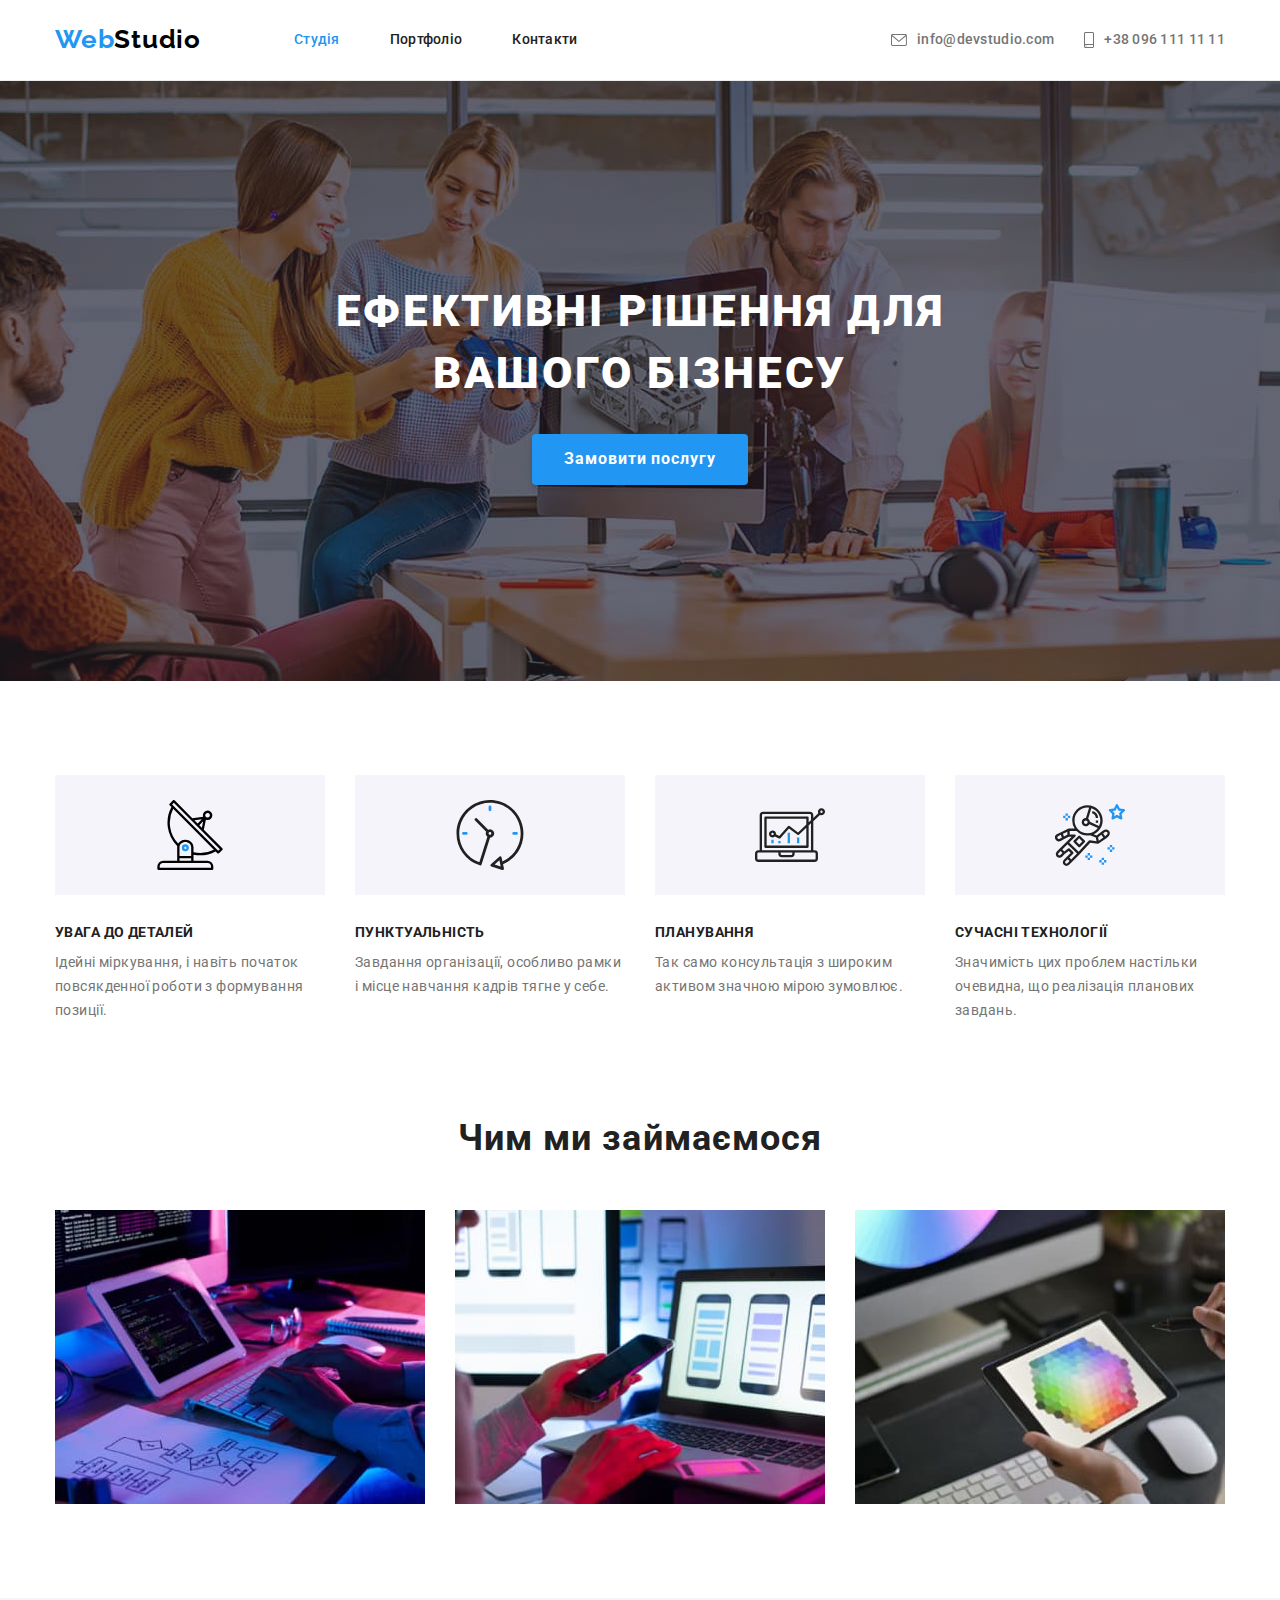
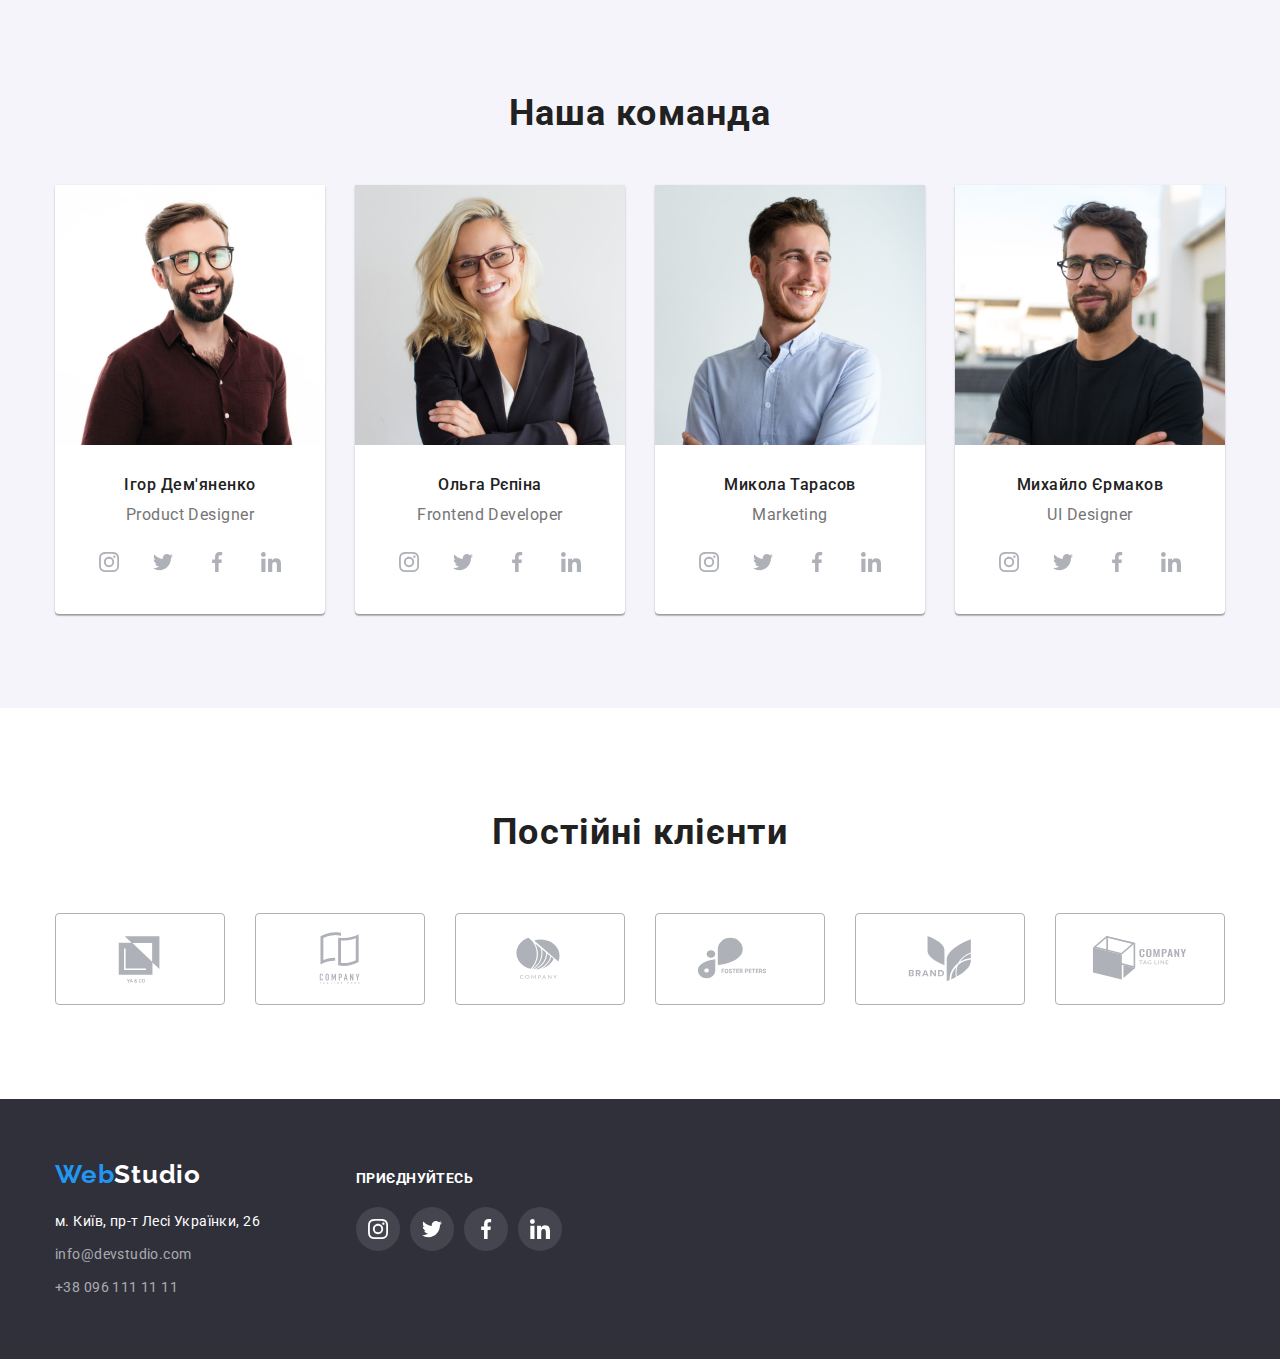
<file: index.html>
<!DOCTYPE html>
<html lang="uk">
  <head>
    <meta charset="UTF-8" />
    <meta http-equiv="X-UA-Compatible" content="IE=edge" />
    <meta name="viewport" content="width=device-width, initial-scale=1.0" />
    <link rel="preconnect" href="https://fonts.googleapis.com" />
    <link rel="preconnect" href="https://fonts.gstatic.com" crossorigin />
    <link
      href="https://fonts.googleapis.com/css2?family=Raleway:wght@700&family=Roboto:wght@400;500;700;900&display=swap"
      rel="stylesheet"
    />
    <link
      rel="stylesheet"
      href="https://cdnjs.cloudflare.com/ajax/libs/modern-normalize/1.1.0/modern-normalize.min.css"
    />
    <link rel="stylesheet" href="./css/style.css" />
    <title>WebStudio</title>
  </head>
  <body>
    <header class="header">
      <div class="container header-container">
        <nav class="header-nav header-container">
          <a href="./index.html" class="logo"
            ><span class="logo-item">Web</span>Studio</a>
          <ul class="header-list header-container">
            <li class="list-item">
              <a href="./index.html" class="link current">Студія</a>
            </li>
            <li class="list-item">
              <a href="./portfolio.html" class="link">Портфоліо</a>
            </li>
            <li class="list-item"><a href="" class="link">Контакти</a></li>
          </ul>
        </nav>
        <!-- contacts -->
        <ul class="contacts-list header-container">
          <li class="list-item"> 
            <a href="mailto:info@devstudio.com" class="link contacts-icon"
              ><svg class="icon" width="16" height="12">
              <use href="./img/icons.svg#icon-envelope"></use>
            </svg>info@devstudio.com</a>
          </li>
          <li class="list-item"> 
            <a href="tel:+380961111111" class="link contacts-icon">
              <svg class="icon" width="10" height="16">
              <use href="./img/icons.svg#icon-smartphone"></use>
            </svg>+38 096 111 11 11</a>
            </div>
          </li>
        </ul>
      </div>
    </header>

    <main class="main">
      <!-- Hero section -->
      <section class="hero-section">
        <div class="container hero-container">
          <h1 class="hero-title">Ефективні рішення для вашого бізнесу</h1>
          <button type="button" class="hero-btn">Замовити послугу</button>
        </div>
      </section>

      <!-- Features section -->
      <section class="section features-section">
        <div class="container features-container">
          <h2 class="visually-hidden">Особливості нашої роботи</h2>
          <ul class="features-list">
            <li class="list-item">
              <div class="features-icon">
                <svg class="icon" width="70" height="70">
              <use href="./img/icons.svg#icon-antenna"></use>
                </svg>
              </div>
              <h3 class="features-title">УВАГА ДО ДЕТАЛЕЙ</h3>
              <p class="features-text">
                Ідейні міркування, і навіть початок повсякденної роботи з
                формування позиції.
              </p>
            </li>
            <li class="list-item">
              <div class="features-icon">
                <svg class="icon" width="70" height="70">
              <use href="./img/icons.svg#icon-clock"></use>
                </svg>
              </div>
              <h3 class="features-title">ПУНКТУАЛЬНІСТЬ</h3>
              <p class="features-text">
                Завдання організації, особливо рамки і місце навчання кадрів
                тягне у себе.
              </p>
            </li>
            <li class="list-item">
              <div class="features-icon">
                <svg class="icon" width="70" height="70">
              <use href="./img/icons.svg#icon-diagram"></use>
                </svg>
              </div>
              <h3 class="features-title">ПЛАНУВАННЯ</h3>
              <p class="features-text">
                Так само консультація з широким активом значною мірою зумовлює.
              </p>
            </li>
            <li class="list-item">
              <div class="features-icon">
                <svg class="icon" width="70" height="70">
              <use href="./img/icons.svg#icon-astronaut"></use>
                </svg>
              </div>
              <h3 class="features-title">СУЧАСНІ ТЕХНОЛОГІЇ</h3>
              <p class="features-text">
                Значимість цих проблем настільки очевидна, що реалізація
                планових завдань.
              </p>
            </li>
          </ul>
        </div>
      </section>

      <!-- box section -->
      <section class="box-section">
        <div class="container box-container">
          <h2 class="box-title">Чим ми займаємося</h2>
          <ul class="box-list">
            <li class="list-item">
              <img
                src="./img/boxhtml.jpg"
                alt="людина тримає руки на клавіатурі"
                width="370"
              />
            </li>
            <li class="list-item">
              <img
                src="./img/box.jpg"
                alt="людина в одній руці тримає телефон, а друга рука на клавіатурі"
                width="370"
              />
            </li>
            <li class="list-item">
              <img
                src="./img/boxcss.jpg"
                alt="людина в руці тримає планшет"
                width="370"
              />
            </li>
          </ul>
        </div>
      </section>

      <!-- Team section -->
      <section class="section team-section">
        <div class="container team-container">
          <h2 class="team-title">Наша команда</h2>
          <ul class="tem-list">
            <li class="list-item team-shadow">
              <img
                src="./img/img-igor.jpg"
                alt="чоловік з бородою в очках"
                width="270"/>
              <div class="team-card">
                <h3 class="name-title">Ігор Дем'яненко</h3>
                <p lang="en" class="team-text">Product Designer</p>
            
                <ul class="social-list">
                  <li class="list-item">
                    <a href="" class="link social-link">
                    <svg class="icon" width="20" height="20">
                          <use href="./img/icons.svg#icon-instagram-team"></use>
                    </svg>
                    </a>
                  </li>
                  <li class="list-item">
                    <a href="" class="link social-link">
                      <svg class="icon" width="20" height="20">
                          <use href="./img/icons.svg#icon-twitter-team"></use>
                    </svg>
                    </a>
                  </li>
                  <li class="list-item">
                    <a href="" class="link social-link">
                      <svg class="icon" width="20" height="20">
                          <use href="./img/icons.svg#icon-facebook-team"></use>
                    </svg>
                    </a>
                  </li>
                  <li class="list-item">
                    <a href="" class="link social-link">
                      <svg class="icon" width="20" height="20">
                          <use href="./img/icons.svg#icon-linkedin-team"></use>
                    </svg>
                    </a>
                  </li>
                </ul>
              </div>
            </li>
            <li class="list-item team-shadow">
              <img
                src="./img/img-olga.jpg"
                alt="дівчина в очках з білим волосям"
                width="270"/>
              <div class="team-card">
                <h3 class="name-title">Ольга Рєпіна</h3>
                <p lang="en" class="team-text">Frontend Developer</p>
                <ul class="social-list">
                  <li class="list-item">
                    <a href="" class="link social-link">
                    <svg class="icon" width="20" height="20">
                          <use href="./img/icons.svg#icon-instagram-team"></use>
                    </svg>
                    </a>
                  </li>
                  <li class="list-item">
                    <a href="" class="link social-link">
                      <svg class="icon" width="20" height="20">
                          <use href="./img/icons.svg#icon-twitter-team"></use>
                    </svg>
                    </a>
                  </li>
                  <li class="list-item">
                    <a href="" class="link social-link">
                      <svg class="icon" width="20" height="20">
                          <use href="./img/icons.svg#icon-facebook-team"></use>
                    </svg>
                    </a>
                  </li>
                  <li class="list-item">
                    <a href="" class="link social-link">
                      <svg class="icon" width="20" height="20">
                          <use href="./img/icons.svg#icon-linkedin-team"></use>
                    </svg>
                    </a>
                  </li>
                </ul>
              </div>
            </li>
            <li class="list-item team-shadow">
              <img
                src="./img/img-mikola.jpg"
                alt="чоловік посміхається"
                width="270"
              />
              <div class="team-card">
                <h3 class="name-title">Микола Тарасов</h3>
                <p lang="en" class="team-text">Marketing</p>
                <ul class="social-list">
                  <li class="list-item">
                    <a href="" class="link social-link">
                    <svg class="icon" width="20" height="20">
                          <use href="./img/icons.svg#icon-instagram-team"></use>
                    </svg>
                    </a>
                  </li>
                  <li class="list-item">
                    <a href="" class="link social-link">
                      <svg class="icon" width="20" height="20">
                          <use href="./img/icons.svg#icon-twitter-team"></use>
                    </svg>
                    </a>
                  </li>
                  <li class="list-item">
                    <a href="" class="link social-link">
                      <svg class="icon" width="20" height="20">
                          <use href="./img/icons.svg#icon-facebook-team"></use>
                    </svg>
                    </a>
                  </li>
                  <li class="list-item">
                    <a href="" class="link social-link">
                      <svg class="icon" width="20" height="20">
                          <use href="./img/icons.svg#icon-linkedin-team"></use>
                    </svg>
                    </a>
                  </li>
                </ul>
              </div>
            </li>
            <li class="list-item team-shadow">
              <img
                src="./img/img-mike.jpg"
                alt="чоловік з бородою в очках"
                width="270"
              />
              <div class="team-card">
                <h3 class="name-title">Михайло Єрмаков</h3>
                <p lang="en" class="team-text">UI Designer</p>
                <ul class="social-list">
                  <li class="list-item">
                    <a href="" class="link social-link">
                    <svg class="icon" width="20" height="20">
                          <use href="./img/icons.svg#icon-instagram-team"></use>
                    </svg>
                    </a>
                  </li>
                  <li class="list-item">
                    <a href="" class="link social-link">
                      <svg class="icon" width="20" height="20">
                          <use href="./img/icons.svg#icon-twitter-team"></use>
                    </svg>
                    </a>
                  </li>
                  <li class="list-item">
                    <a href="" class="link social-link">
                      <svg class="icon" width="20" height="20">
                          <use href="./img/icons.svg#icon-facebook-team"></use>
                      </svg>
                    </a>
                  </li>
                  <li class="list-item">
                    <a href="" class="link social-link">
                      <svg class="icon" width="20" height="20">
                          <use href="./img/icons.svg#icon-linkedin-team"></use>
                    </svg>
                    </a>
                  </li>
                </ul>
              </div>
            </li>
          </ul>
        </div>
      </section>

        <!-- clien-section -->

      <section class="section">
        <div class="container">
          <h2 class="client-title">Постійні клієнти</h2>
        <ul class="client-list">
          <li class="list-item">
            <a href="" class="link client-link">
              <svg class="icon" width="106" height="60">
                   <use href="./img/icons.svg#icon-logo"></use>
              </svg>
            </a>
          </li>
          <li class="list-item">
            <a href="" class="link client-link">
              <svg class="icon" width="106" height="60">
                   <use href="./img/icons.svg#icon-logo-1"></use>
              </svg>
            </a>
          </li>
          <li class="list-item">
            <a href="" class="link client-link">
              <svg class="icon" width="106" height="60">
                   <use href="./img/icons.svg#icon-logo-2"></use>
              </svg>
            </a>
          </li>
          <li class="list-item">
            <a href="" class="link client-link">
              <svg class="icon" width="106" height="60">
                   <use href="./img/icons.svg#icon-logo-3"></use>
              </svg>
            </a>
          </li>
          <li class="list-item">
            <a href="" class="link client-link">
              <svg class="icon" width="106" height="60">
                   <use href="./img/icons.svg#icon-logo-4"></use>
              </svg>
            </a>
          </li>
          <li class="list-item">
            <a href="" class="link client-link">
              <svg class="icon" width="106" height="60">
                   <use href="./img/icons.svg#icon-logo-5"></use>
              </svg>
            </a>
          </li>
       </ul>
        </div>
      </section>

    </main>


    <footer class="footer">
      <div class="container contacts-container">
        <div>
        <a href="./index.html" class="logo"
          ><span class="logo-item">Web</span>Studio</a
        >
        <!-- address -->
        <address class="address-box">
          <ul class="list-address">
            <li class="list-item">
              <a
                href="https://goo.gl/maps/AqPgKA1JQSFDFY3W7"
                target="_blank"
                rel="noreferrer noopener"
                class="link address"
                ><span class="address-text"
                  >м. Київ, пр-т Лесі Українки, 26</span>
              </a>
            </li>
            <li class="list-item">
              <a href="mailto:info@devstudio.com" class="link address"
                >info@devstudio.com</a
              >
            </li>
            <li class="list-item">
              <a href="tel:+380961111111" class="link address"
                >+38 096 111 11 11</a
              >
            </li>
          </ul>
        </address>
      </div>

      <div class="footer-contacts">
        <b class="social-text">приєднуйтесь</b>
        <ul class="contacts-address">
       <li class="list-item">
        <a href="" class="link footer-link">
          <svg class="icon" width="20" height="20">
              <use href="./img/icons.svg#icon-instagram-footer"></use>
          </svg>
        </a>
      </li>
       <li class="list-item">
        <a href="" class="link footer-link">
          <svg class="icon" width="20" height="20">
              <use href="./img/icons.svg#icon-twitter-footer"></use>
          </svg>
        </a>
      </li>
       <li class="list-item">
        <a href="" class="link footer-link">
          <svg class="icon" width="20" height="20">
              <use href="./img/icons.svg#icon-facebook-footer"></use>
          </svg>
        </a>
      </li>
       <li class="list-item">
        <a href="" class="link footer-link">
          <svg class="icon" width="20" height="20">
              <use href="./img/icons.svg#icon-linkedin-footer"></use>
          </svg>
        </a>
      </li>
      </ul>

      </div>
      </div>
    </footer>
  </body>
</html>
</file>
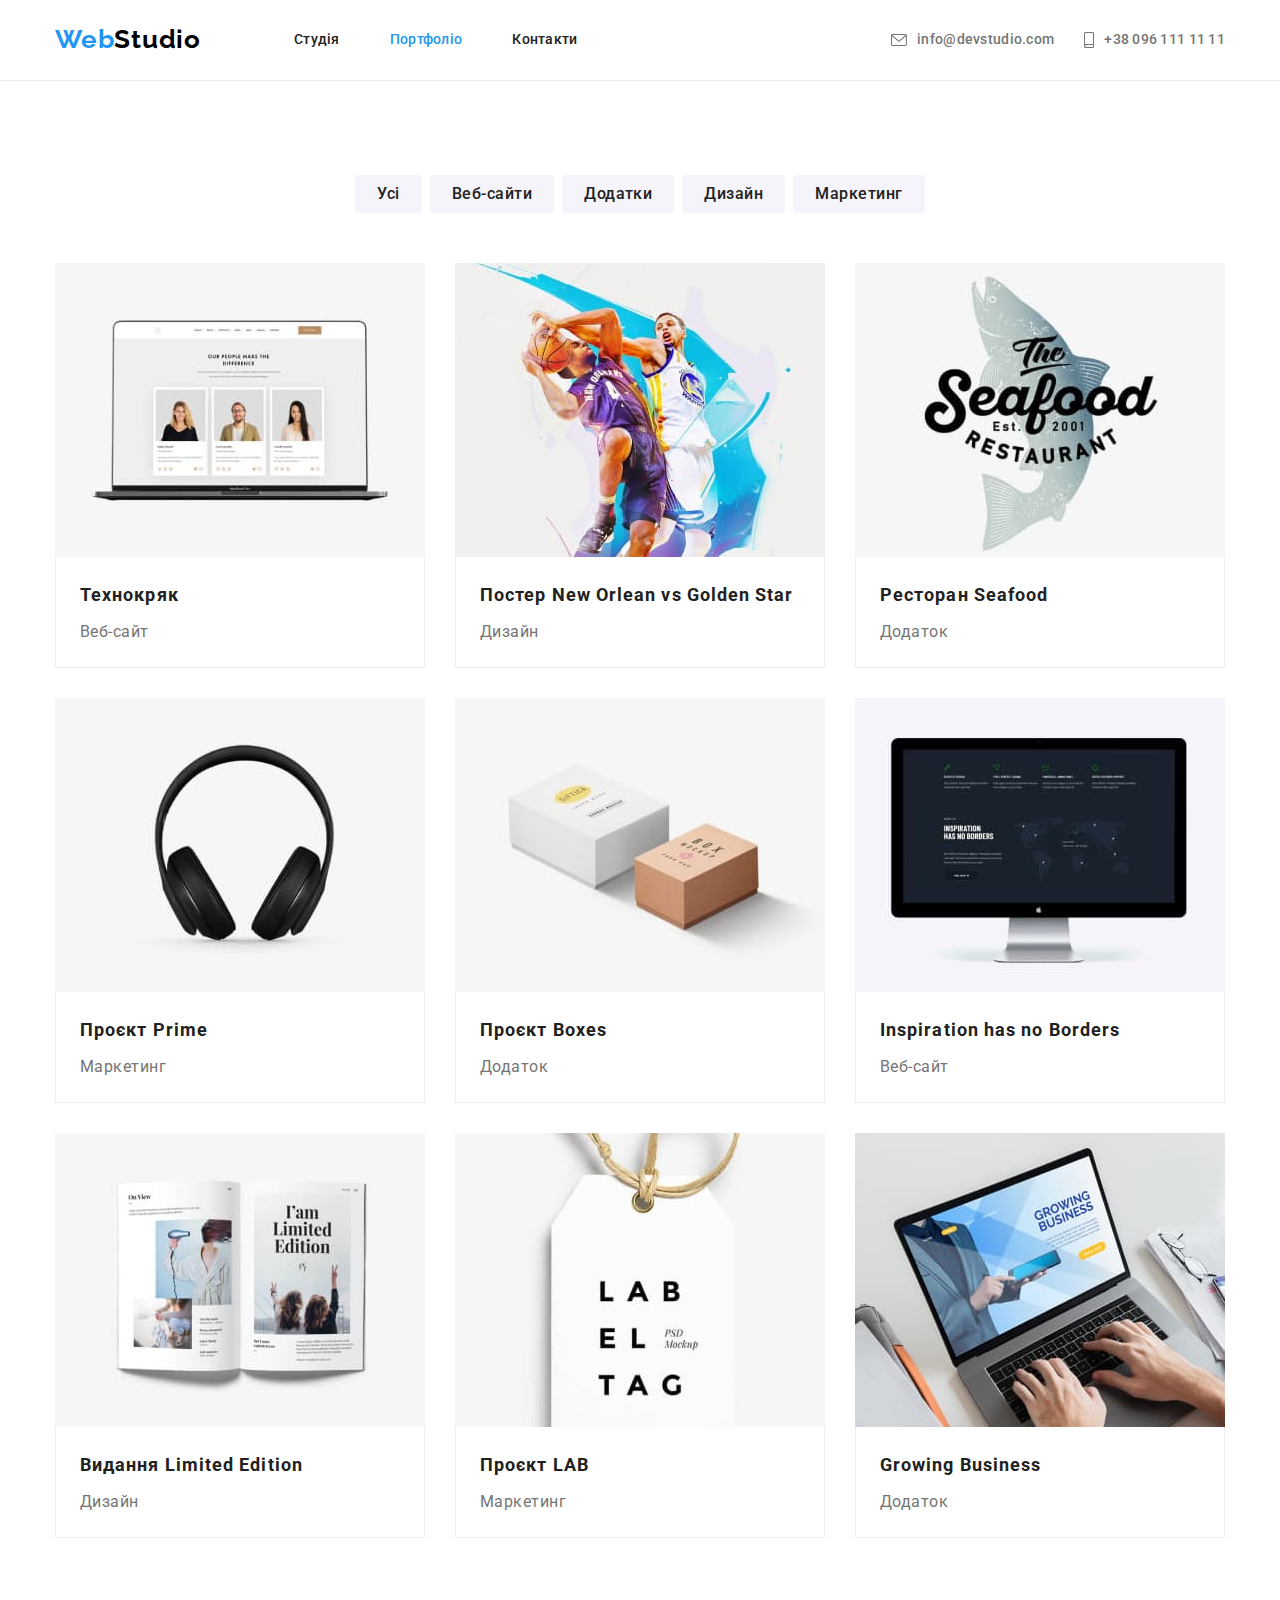
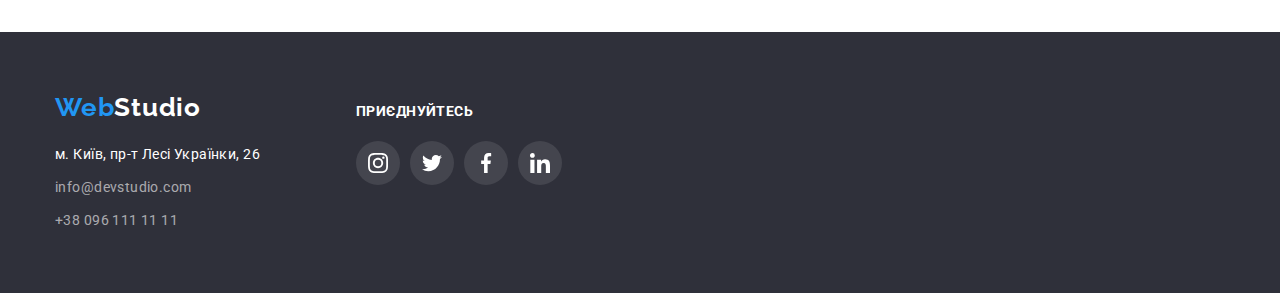
<file: portfolio.html>
<!DOCTYPE html>
<html lang="en">
  <head>
    <meta charset="UTF-8" />
    <meta http-equiv="X-UA-Compatible" content="IE=edge" />
    <meta name="viewport" content="width=device-width, initial-scale=1.0" />
    <link rel="preconnect" href="https://fonts.googleapis.com" />
    <link rel="preconnect" href="https://fonts.gstatic.com" crossorigin />
    <link
      href="https://fonts.googleapis.com/css2?family=Raleway:wght@700&family=Roboto:wght@400;500;700;900&display=swap"
      rel="stylesheet"
    />
    <link
      rel="stylesheet"
      href="https://cdnjs.cloudflare.com/ajax/libs/modern-normalize/1.1.0/modern-normalize.min.css"
    />
    <link rel="stylesheet" href="./css/style.css" />
    <title>Portfolio</title>
  </head>
  <body>
    <header class="header">
      <div class="container header-container">
        <nav class="header-nav header-container">
          <a href="./index.html" class="logo"
            ><span class="logo-item">Web</span>Studio</a>
          <ul class="header-list header-container">
            <li class="list-item">
              <a href="./index.html" class="link">Студія</a>
            </li>
            <li class="list-item">
              <a href="./portfolio.html" class="link current">Портфоліо</a>
            </li>
            <li class="list-item"><a href="" class="link">Контакти</a></li>
          </ul>
        </nav>
        <!-- contacts -->
        <ul class="contacts-list header-container">
          <li class="list-item"> 
            <a href="mailto:info@devstudio.com" class="link contacts-icon"
              ><svg class="icon" width="16" height="12">
              <use href="./img/icons.svg#icon-envelope"></use>
            </svg>info@devstudio.com</a>
          </li>
          <li class="list-item"> 
            <a href="tel:+380961111111" class="link link contacts-icon">
              <svg class="icon" width="10" height="16">
              <use href="./img/icons.svg#icon-smartphone"></use>
            </svg>+38 096 111 11 11</a>
            </div>
          </li>
        </ul>
      </div>
    </header>
    <!-- portfolio section -->
    <main>
      <section class="section portfolio-section">
        <div class="container portfolio-container">
          <h1 class="visually-hidden">Портфоліо</h1>
          <ul class="btn-list">
            <li class="list-item">
              <button type="button" class="portfolio-btn">Усі</button>
            </li>
            <li class="list-item">
              <button type="button" class="portfolio-btn">Веб-сайти</button>
            </li>
            <li class="list-item">
              <button type="button" class="portfolio-btn">Додатки</button>
            </li>
            <li class="list-item">
              <button type="button" class="portfolio-btn">Дизайн</button>
            </li>
            <li class="list-item">
              <button type="button" class="portfolio-btn">Маркетинг</button>
            </li>
          </ul>

          <ul class="portfolio-list">
            <li class="list-item">
              <a href="" class="portfolio link"
                ><img src="./img/img1.jpg" alt="ноутбук" width="370" />
                <div class="portfolio-card">
                  <h2 class="title-item">Технокряк</h2>
                  <p class="portfolio-text">Веб-сайт</p>
                </div>
              </a>
            </li>
            <li class="list-item">
              <a href="" class="portfolio link"
                ><img src="./img/img2.jpg" alt="чоловіки і м'яч" width="370" />
                <div class="portfolio-card">
                  <h2 class="title-item">Постер New Orlean vs Golden Star</h2>
                  <p class="portfolio-text">Дизайн</p>
                </div>
              </a>
            </li>
            <li class="list-item">
              <a href="" class="portfolio link"
                ><img src="./img/img3.jpg" alt="риба" width="370" />
                <div class="portfolio-card">
                  <h2 class="title-item">Ресторан Seafood</h2>
                  <p class="portfolio-text">Додаток</p>
                </div>
              </a>
            </li>
            <li class="list-item">
              <a href="" class="portfolio link"
                ><img src="./img/img4.jpg" alt="наушники" width="370" />
                <div class="portfolio-card">
                  <h2 class="title-item">Проєкт Prime</h2>
                  <p class="portfolio-text">Маркетинг</p>
                </div>
              </a>
            </li>
            <li class="list-item">
              <a href="" class="portfolio link"
                ><img src="./img/img5.jpg" alt="дві коробки" width="370" />
                <div class="portfolio-card">
                  <h2 class="title-item">Проєкт Boxes</h2>
                  <p class="portfolio-text">Додаток</p>
                </div>
              </a>
            </li>
            <li class="list-item">
              <a href="" class="portfolio link"
                ><img src="./img/img6.jpg" alt="монітор" width="370" />
                <div class="portfolio-card">
                  <h2 class="title-item">Inspiration has no Borders</h2>
                  <p class="portfolio-text">Веб-сайт</p>
                </div>
              </a>
            </li>
            <li class="list-item">
              <a href="" class="portfolio link"
                ><img src="./img/img7.jpg" alt="книга" width="370" />
                <div class="portfolio-card">
                  <h2 class="title-item">Видання Limited Edition</h2>
                  <p class="portfolio-text">Дизайн</p>
                </div>
              </a>
            </li>
            <li class="list-item">
              <a href="" class="portfolio link"
                ><img src="./img/img8.jpg" alt="бірка" width="370" />
                <div class="portfolio-card">
                  <h2 class="title-item">Проєкт LAB</h2>
                  <p class="portfolio-text">Маркетинг</p>
                </div>
              </a>
            </li>
            <li class="list-item">
              <a href="" class="portfolio link"
                ><img src="./img/img9.jpg" alt="ноутбук" width="370" />
                <div class="portfolio-card">
                  <h2 class="title-item">Growing Business</h2>
                  <p class="portfolio-text">Додаток</p>
                </div>
              </a>
            </li>
          </ul>
        </div>
      </section>
    </main>

     <footer class="footer">
      <div class="container contacts-container">
        <div>
        <a href="./index.html" class="logo"
          ><span class="logo-item">Web</span>Studio</a
        >
        <!-- address -->
        <address class="address-box">
          <ul class="list-address">
            <li class="list-item">
              <a
                href="https://goo.gl/maps/AqPgKA1JQSFDFY3W7"
                target="_blank"
                rel="noreferrer noopener"
                class="link address"
                ><span class="address-text"
                  >м. Київ, пр-т Лесі Українки, 26</span>
              </a>
            </li>
            <li class="list-item">
              <a href="mailto:info@devstudio.com" class="link address"
                >info@devstudio.com</a
              >
            </li>
            <li class="list-item">
              <a href="tel:+380961111111" class="link address"
                >+38 096 111 11 11</a
              >
            </li>
          </ul>
        </address>
      </div>

      <div class="footer-contacts">
        <b class="social-text">приєднуйтесь</b>
        <ul class="contacts-address">
       <li class="list-item">
        <a href="" class="link footer-link">
          <svg class="icon" width="20" height="20">
              <use href="./img/icons.svg#icon-instagram-footer"></use>
          </svg>
        </a>
      </li>
       <li class="list-item">
        <a href="" class="link footer-link">
          <svg class="icon" width="20" height="20">
              <use href="./img/icons.svg#icon-twitter-footer"></use>
          </svg>
        </a>
      </li>
       <li class="list-item">
        <a href="" class="link footer-link">
          <svg class="icon" width="20" height="20">
              <use href="./img/icons.svg#icon-facebook-footer"></use>
          </svg>
        </a>
      </li>
       <li class="list-item">
        <a href="" class="link footer-link">
          <svg class="icon" width="20" height="20">
              <use href="./img/icons.svg#icon-linkedin-footer"></use>
          </svg>
        </a>
      </li>
      </ul>

      </div>
      </div>
    </footer>
  </body>
</html>
</file>
<file: css/style.css>
:root {
  --primary-text-color: #757575;
  --title-text-color: #212121;
  --first-bg-color: #ffffff;
  --secondary-bg-color: #2f303a;
  --section-bg-colir: #f5f4fa;
  --accent-color: #2196f3;
  --btn-color: #188ce8;
  --primary-black-color: #000000;
  --contact-color: rgba(255, 255, 255, 0.6);
  --border-color: #ECECEC;
  --secondary-br-color: #EEEEEE;
  --hero-bgr-color: #C4C4C4;
  --icon-team-color: #AFB1B8;
  --icom-footer-color: rgba(255, 255, 255, 0.1);
}

body {
  font-family: "Roboto", sans-serif;
  color: var(--primary-text-color);
  background-color: var(--first-bg-color);
}

h1,
h2,
h3,
h4,
h5,
h6,
p,
ul {
  margin: 0;
  padding: 0;
}

.container {
  width: 1200px;
  padding-left: 15px;
  padding-right: 15px;
  margin-right: auto;
  margin-left: auto;
}

/* header */

.header {
  border-bottom: 1px solid var(--border-color);
}

/* logo */

.logo-item {
  color: var(--accent-color);
}

.header-nav .logo {
  display: block;
  padding-top: 24px;
  padding-bottom: 25px;
  margin-right: 93px;
}

.logo {
  font-family: "Raleway";
  text-decoration: none;
  font-weight: 700;
  font-size: 26px;
  line-height: 1.2;
  letter-spacing: 0.03em;
  color: var(--primary-black-color);
}

/* nav */

.header-container {
  display: flex;

}

.header-list .list-item:not(:last-child) {
  margin-right: 50px;
}

.contacts-list .list-item:not(:last-child) {
  margin-right: 30px;
}

.contacts-list {
  margin-left: auto;
}

.header-nav .link {
  display: block;
  padding-top: 32px;
  padding-bottom: 32px;

  font-weight: 500;
  font-size: 14px;
  line-height: 1.14;
  letter-spacing: 0.02em;
  color: var(--title-text-color);

}

.link.current {
  color: var(--accent-color);
}

/* .contacts */
.contacts-list .link {
  display: flex;
  padding-top: 32px;
  padding-bottom: 32px;
  align-items: center;

  font-weight: 500;
  font-size: 14px;
  line-height: 1.14;
  letter-spacing: 0.02em;
  color: var(--primary-text-color);
  fill: var(--primary-text-color);

}

.contacts-list .icon {
  margin-right: 10px;
}

.contacts-icon:hover,
.contacts-icon:focus {
  fill: var(--accent-color);

}


/* Hero section */

.hero-section {
  max-width: 1600px;
  height: 600px;
  margin-right: auto;
  margin-left: auto;
  padding-top: 200px;
  padding-bottom: 200px;
  background-position: center;
  background-repeat: no-repeat;
  background-size: cover;
  background-image: linear-gradient(to right, rgba(47, 48, 58, 0.4), rgba(47, 48, 58, 0.4)), url(../img/bgimg.jpg);
  background-color: var(--hero-bgr-color);

}

.hero-title {
  margin-bottom: 30px;
  margin-right: auto;
  margin-left: auto;
  width: 696px;

  font-weight: 900;
  font-size: 44px;
  line-height: 1.4;
  text-align: center;
  letter-spacing: 0.06em;
  text-transform: uppercase;
  color: var(--first-bg-color);
}

.hero-btn {
  display: block;
  margin-right: auto;
  margin-left: auto;
  padding: 10px 32px;
  border-radius: 4px;
  min-width: 216px;
  border: none;

  font-style: normal;
  font-weight: 700;
  font-size: 16px;
  line-height: 1.9;
  cursor: pointer;
  letter-spacing: 0.06em;
  color: var(--first-bg-color);
  background-color: var(--accent-color);
  box-shadow: 0px 4px 4px rgba(0, 0, 0, 0.15);
}

.hero-btn:hover,
.hero-btn:focus {
  color: var(--first-bg-color);
  background-color: var(--btn-color);
  box-shadow: 0px 4px 4px rgba(0, 0, 0, 0.15);
}

/* Features section */

.visually-hidden {
  position: absolute;
  width: 1px;
  height: 1px;
  margin: -1px;
  border: 0;
  padding: 0;

  white-space: nowrap;
  clip-path: inset(100%);
  clip: rect(0 0 0 0);
  overflow: hidden;
}

.features-icon {
  display: flex;
  height: 120px;
  justify-content: center;
  align-items: center;
  background-color: var(--section-bg-colir);
  margin-bottom: 30px;
}

.features-list {
  display: flex;
}

.features-container .list-item {
  min-width: 270px;
}

.features-list .list-item:not(:last-child) {
  margin-right: 30px;

}

.features-title {
  margin-bottom: 10px;

  font-size: 14px;
  line-height: 1.14;
  letter-spacing: 0.03em;
  text-transform: uppercase;
  color: var(--title-text-color);
}

.features-text {
  font-size: 14px;
  line-height: 1.71;
  letter-spacing: 0.03em;
}

/* box section */

.box-list {
  display: flex;
}

.box-list img {
  display: block;
}

.box-list .list-item:not(:last-child) {
  margin-right: 30px;
}

.box-section {
  padding-bottom: 94px;
}

.box-title {
  margin-bottom: 50px;

  font-size: 36px;
  line-height: 1.2;
  text-align: center;
  letter-spacing: 0.03em;
  color: var(--title-text-color);
}

/* Team section */
.team-section {
  background-color: var(--section-bg-colir);
}

.tem-list {
  display: flex;
}

.tem-list img {
  display: block;
}

.tem-list .team-shadow {
  background-color: var(--first-bg-color);
  box-shadow: 0px 1px 3px rgba(0, 0, 0, 0.12),
    0px 1px 1px rgba(0, 0, 0, 0.14),
    0px 2px 1px rgba(0, 0, 0, 0.2);
  border-radius: 0px 0px 4px 4px;

}

.tem-list>.list-item:not(:last-child) {
  margin-right: 30px;
}

.team-card {
  padding-top: 30px;
  padding-bottom: 30px;

}

.team-title {
  margin-bottom: 50px;
  font-size: 36px;
  line-height: 1.2;
  text-align: center;
  letter-spacing: 0.03em;
  color: var(--title-text-color);
}

.name-title {
  margin-bottom: 10px;

  font-weight: 500;
  font-size: 16px;
  line-height: 1.2;
  text-align: center;
  letter-spacing: 0.03em;
  color: var(--title-text-color);
}

.team-text {
  font-size: 16px;
  line-height: 1.2;
  text-align: center;
  letter-spacing: 0.03em;
}

.social-list {
  display: flex;
  margin-top: 16px;
  justify-content: center;
  

}


.link.social-link {
  display: flex;
  width: 44px;
  height: 44px;
  justify-content: center;
  align-items: center;
  color: var(--icon-team-color);

}

.social-link .icon {
  fill: currentColor;

}


.social-list .list-item:not(:last-child) {
  margin-right: 10px;
}


.link.social-link:focus,
.link.social-link:hover {
  color: var(--first-bg-color);
  background-color: var(--accent-color);
  border-radius: 50%;

}

/* clien-section */

.client-title {
  font-size: 36px;
  line-height: 1.7;
  text-align: center;
  letter-spacing: 0.03em;
  color: var(--title-text-color);
}

.client-list {
  display: flex;
  margin-top: 50px;
  justify-content: center;
}

.client-link {
  display: flex;
  width: 170px;
  height: 92px;
  justify-content: center;
  align-items: center;
  fill: var(--icon-team-color);
  border: 1px solid var(--icon-team-color);
  border-radius: 4px;
}

.client-list .list-item:not(:last-child) {
  margin-right: 30px;
}

.client-list .link:focus,
.client-list .link:hover {
  border-color: var(--accent-color);
  fill: var(--accent-color);
}

/* footer */

.footer {
  background-color: var(--secondary-bg-color);
  padding-top: 60px;
  padding-bottom: 60px;

}

.footer .logo {
  color: var(--first-bg-color);
}

.logo:hover,
.logo:focus {
  color: var(--accent-color);
}

/* address */

.address-box {
  width: 231px;
  margin-top: 20px;
}

.list-address .list-item:not(:last-child) {
  margin-bottom: 9px;
}

.link.address {
  display: block;
  font-style: normal;
  font-weight: 400;
  font-size: 14px;
  line-height: 1.7;
  letter-spacing: 0.03em;
  color: var(--contact-color);
}

.address-text {
  color: var(--first-bg-color);
}

.address-text:hover,
.address-text:focus {
  color: var(--accent-color);
}

.link {
  text-decoration: none;
}

.list-item {
  list-style: none;
}

.link:hover,
.link:focus {
  color: var(--accent-color);
}

.contacts-container {
  display: flex;
  align-items: baseline;

}

.footer-contacts {
  margin-left: 70px;
}

.social-text {
  font-size: 14px;
  line-height: 1.14;
  letter-spacing: 0.03em;
  text-transform: uppercase;
  color: var(--first-bg-color);
}

.contacts-address {
  display: flex;
  margin-top: 20px;

}

.link.footer-link {
  display: flex;
  width: 44px;
  height: 44px;
  justify-content: center;
  align-items: center;
  background-color: var(--icom-footer-color);
  border-radius: 50%;
}

.contacts-address .list-item:not(:last-child) {
  margin-right: 10px;
}


.link.footer-link:hover,
.link.footer-link:focus {
  background-color: var(--accent-color);
  border-radius: 50%;
}


/* portfolio */

.btn-list {
  display: flex;
  justify-content: center;
  margin-bottom: 50px;

}

.btn-list .list-item:not(:last-child) {
  margin-right: 8px;
}

.portfolio-btn {
  padding: 6px 22px;
  font-family: inherit;
  font-style: normal;
  font-weight: 500;
  font-size: 16px;
  line-height: 1.63;
  text-align: center;
  cursor: pointer;
  letter-spacing: 0.03em;
  color: var(--title-text-color);
  background-color: var(--section-bg-colir);
  border: none;
  border-radius: 4px;
}

.portfolio-btn:hover,
.portfolio-btn:focus {
  color: var(--first-bg-color);
  background-color: var(--accent-color);
  box-shadow: 0px 3px 1px rgba(0, 0, 0, 0.1),
    0px 1px 2px rgba(0, 0, 0, 0.08),
    0px 2px 2px rgba(0, 0, 0, 0.12);
}

.portfolio-card {
  padding-top: 20px;
  padding-right: 24px;
  padding-bottom: 20px;
  padding-left: 24px;
}

.portfolio-card .portfolio-text {
  margin-top: 4px;
}

.portfolio-card {
  border-right: 1px solid var(--secondary-br-color);
  border-left: 1px solid var(--secondary-br-color);
  border-bottom: 1px solid var(--secondary-br-color);
}

.portfolio-list {
  display: flex;
  flex-wrap: wrap;
  gap: 30px;

}

.title-item {
  font-size: 18px;
  line-height: 2;
  letter-spacing: 0.06em;
  color: var(--title-text-color);
}

.portfolio-text {
  font-size: 16px;
  line-height: 30px;
  letter-spacing: 0.03em;
  color: var(--primary-text-color);
}

.portfolio-list img {
  display: block;
}

.section {
  padding-top: 94px;
  padding-bottom: 94px;

}

.portfolio.link {
  display: block;
}

.portfolio.link:hover,
.portfolio.link:focus {
  box-shadow: 0px 1px 1px rgba(0, 0, 0, 0.12),
    0px 4px 4px rgba(0, 0, 0, 0.06),
    1px 4px 6px rgba(0, 0, 0, 0.16);

}
</file>
